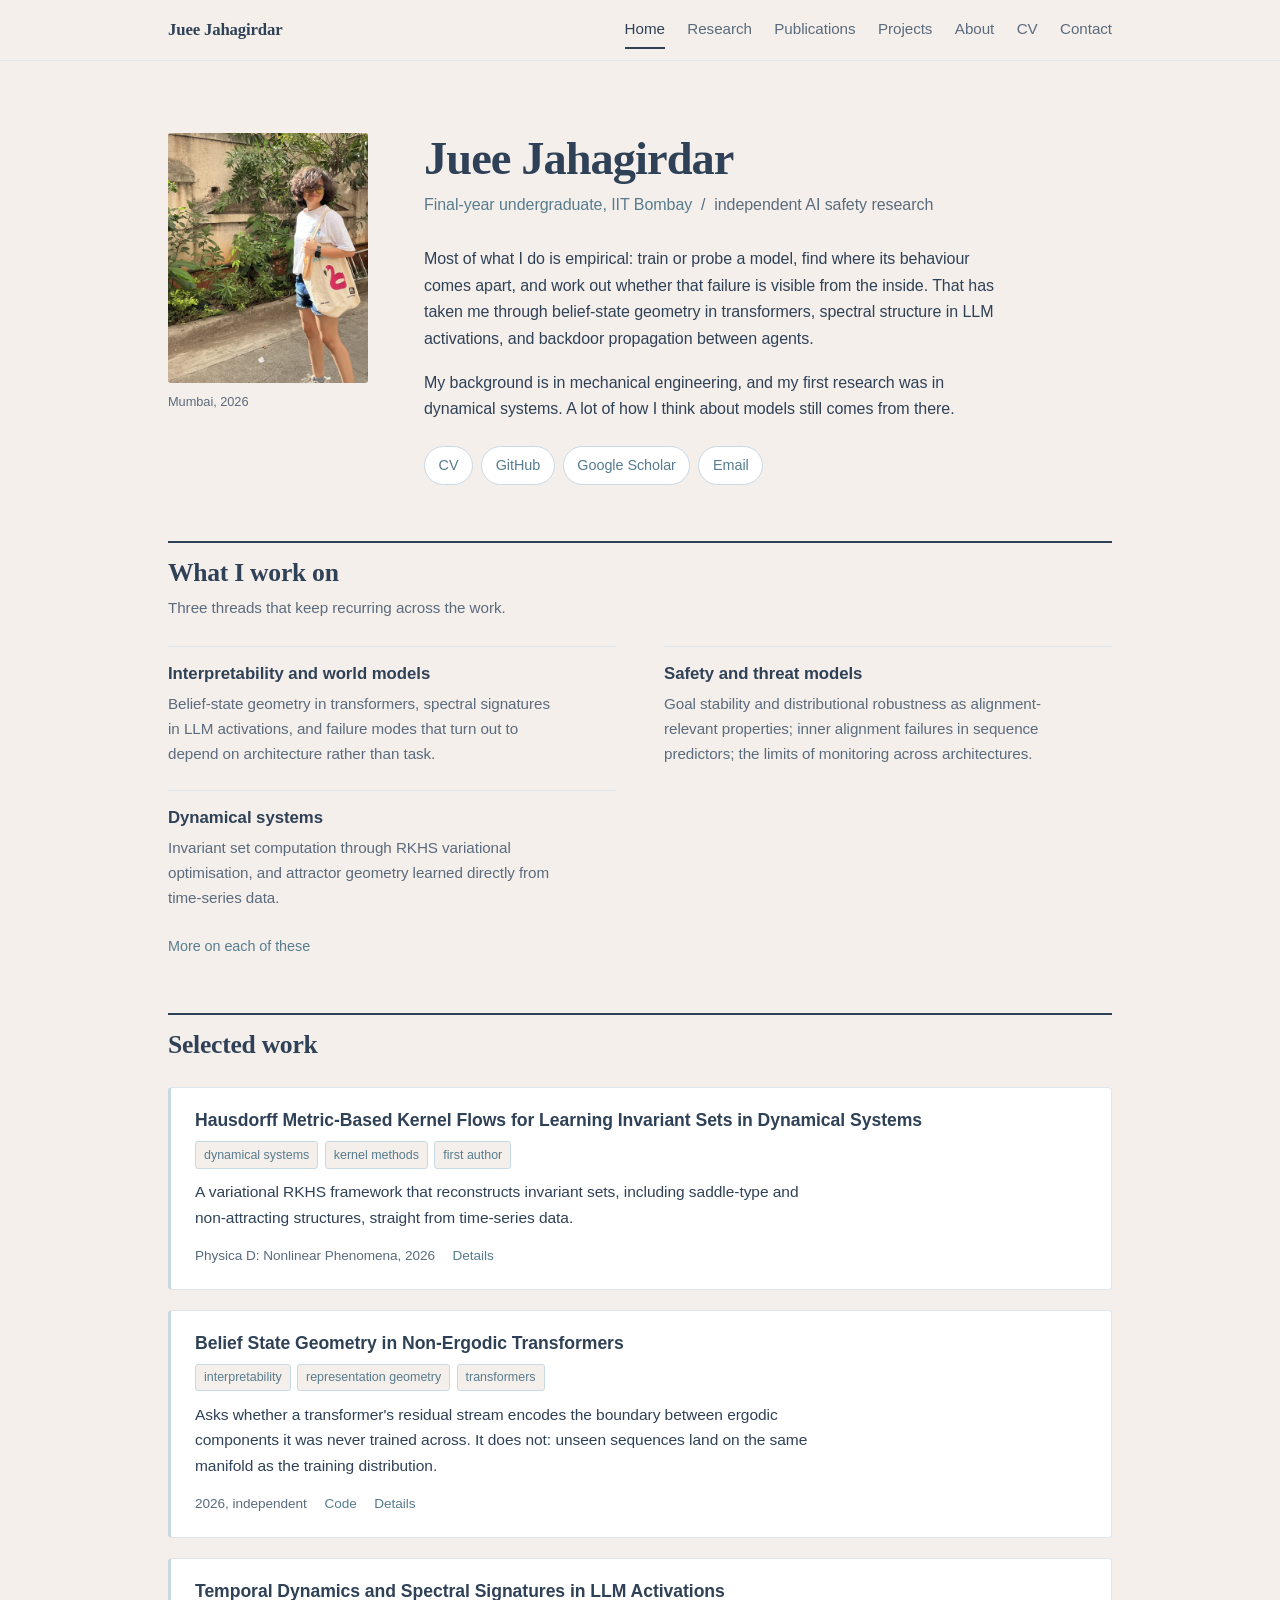
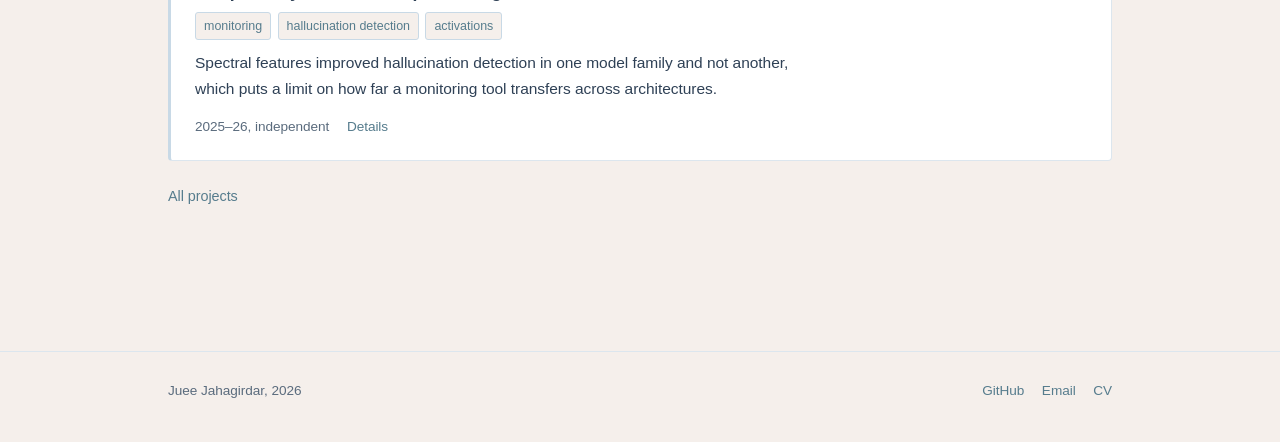
<file: index.html>
<!DOCTYPE html>
<html lang="en">
<head>
<meta charset="utf-8">
<meta name="viewport" content="width=device-width, initial-scale=1">
<title>Juee Jahagirdar</title>
<meta name="description" content="Juee Jahagirdar — final-year undergraduate at IIT Bombay working on empirical AI safety: interpretability, representation geometry, agentic failure modes.">
<link rel="icon" href="assets/favicon.svg" type="image/svg+xml">
<link rel="stylesheet" href="styles.css">

<meta property="og:type" content="website">
<meta property="og:title" content="Juee Jahagirdar">
<meta property="og:description" content="Final-year undergraduate at IIT Bombay. Empirical AI safety: interpretability, representation geometry, agentic failure modes.">
<meta property="og:url" content="https://juee-j.github.io/">
<meta property="og:image" content="https://juee-j.github.io/assets/portrait.jpg">
<meta name="twitter:card" content="summary">
<meta name="google-site-verification" content="kupgJOvieFGp7uoSuLi4XdVUpcrRrKSoC1mwse7rR9c" />
</head>
<body>

<a class="skip" href="#main">Skip to content</a>

<header class="masthead">
  <div class="masthead-inner">
    <a class="wordmark" href="index.html">Juee Jahagirdar</a>
    <button class="nav-toggle" type="button" aria-expanded="false" aria-controls="nav">Menu</button>
    <nav class="nav" id="nav" aria-label="Main">
      <a href="index.html">Home</a>
      <a href="research.html">Research</a>
      <a href="publications.html">Publications</a>
      <a href="projects.html">Projects</a>
      <a href="about.html">About</a>
      <a href="cv/Juee_Jahagirdar_CV.pdf">CV</a>
      <a href="contact.html">Contact</a>
    </nav>
  </div>
</header>

<main id="main">
  <div class="page">

    <div class="hero">
      <div class="hero-portrait">
        <img src="assets/portrait.jpg" alt="Juee Jahagirdar">
        <p class="caption">Mumbai, 2026</p>
      </div>

      <div>
        <h1>Juee Jahagirdar</h1>
        <p class="hero-affil">Final-year undergraduate, IIT Bombay <span>&nbsp;/&nbsp; independent AI safety research</span></p>

        <div class="hero-body">
          <p>Most of what I do is empirical: train or probe a model, find where its behaviour comes apart, and work out whether that failure is visible from the inside. That has taken me through belief-state geometry in transformers, spectral structure in LLM activations, and backdoor propagation between agents.</p>
          <p>My background is in mechanical engineering, and my first research was in dynamical systems. A lot of how I think about models still comes from there.</p>
        </div>

        <ul class="linkrow">
          <li><a href="cv/Juee_Jahagirdar_CV.pdf">CV</a></li>
          <li><a href="https://github.com/juee-j">GitHub</a></li>
          <li><a href="https://scholar.google.com/citations?user=V_yKt3IAAAAJ&hl=en">Google Scholar</a></li>
          <li><a href="mailto:jueejahagirdar@gmail.com">Email</a></li>
        </ul>
      </div>
    </div>


    <section>
      <div class="section-head">
        <h2>What I work on</h2>
        <p>Three threads that keep recurring across the work.</p>
      </div>

      <div class="areas">
        <div class="area">
          <h3>Interpretability and world models</h3>
          <p>Belief-state geometry in transformers, spectral signatures in LLM activations, and failure modes that turn out to depend on architecture rather than task.</p>
        </div>
        <div class="area">
          <h3>Safety and threat models</h3>
          <p>Goal stability and distributional robustness as alignment-relevant properties; inner alignment failures in sequence predictors; the limits of monitoring across architectures.</p>
        </div>
        <div class="area">
          <h3>Dynamical systems</h3>
          <p>Invariant set computation through RKHS variational optimisation, and attractor geometry learned directly from time-series data.</p>
        </div>
      </div>

      <p class="small" style="margin-top:1.5rem;"><a href="research.html">More on each of these</a></p>
    </section>

    <section>
      <div class="section-head">
        <h2>Selected work</h2>
      </div>

      <div class="entries">

        <article class="entry">
          <h3>Hausdorff Metric-Based Kernel Flows for Learning Invariant Sets in Dynamical Systems</h3>
          <ul class="keywords">
            <li>dynamical systems</li>
            <li>kernel methods</li>
            <li>first author</li>
          </ul>
          <p>A variational RKHS framework that reconstructs invariant sets, including saddle-type and non-attracting structures, straight from time-series data.</p>
          <div class="entry-meta">
            <span>Physica D: Nonlinear Phenomena, 2026</span>
            <a href="publications.html">Details</a>
          </div>
        </article>

        <article class="entry">
          <h3>Belief State Geometry in Non-Ergodic Transformers</h3>
          <ul class="keywords">
            <li>interpretability</li>
            <li>representation geometry</li>
            <li>transformers</li>
          </ul>
          <p>Asks whether a transformer's residual stream encodes the boundary between ergodic components it was never trained across. It does not: unseen sequences land on the same manifold as the training distribution.</p>
          <div class="entry-meta">
            <span>2026, independent</span>
            <a href="https://github.com/juee-j/mess3-belief-geometry">Code</a>
            <a href="projects.html">Details</a>
          </div>
        </article>

        <article class="entry">
          <h3>Temporal Dynamics and Spectral Signatures in LLM Activations</h3>
          <ul class="keywords">
            <li>monitoring</li>
            <li>hallucination detection</li>
            <li>activations</li>
          </ul>
          <p>Spectral features improved hallucination detection in one model family and not another, which puts a limit on how far a monitoring tool transfers across architectures.</p>
          <div class="entry-meta">
            <span>2025–26, independent</span>
            <a href="projects.html">Details</a>
          </div>
        </article>

      </div>

      <p class="small" style="margin-top:1.5rem;"><a href="projects.html">All projects</a></p>
    </section>

  </div>
</main>

<footer class="sitefoot">
  <div class="sitefoot-inner">
    <span>Juee Jahagirdar, 2026</span>
    <nav aria-label="Footer">
      <a href="https://github.com/juee-j">GitHub</a>
      <a href="mailto:jueejahagirdar@gmail.com">Email</a>
      <a href="cv/Juee_Jahagirdar_CV.pdf">CV</a>
    </nav>
  </div>
</footer>

<script src="script.js"></script>
</body>
</html>
</file>
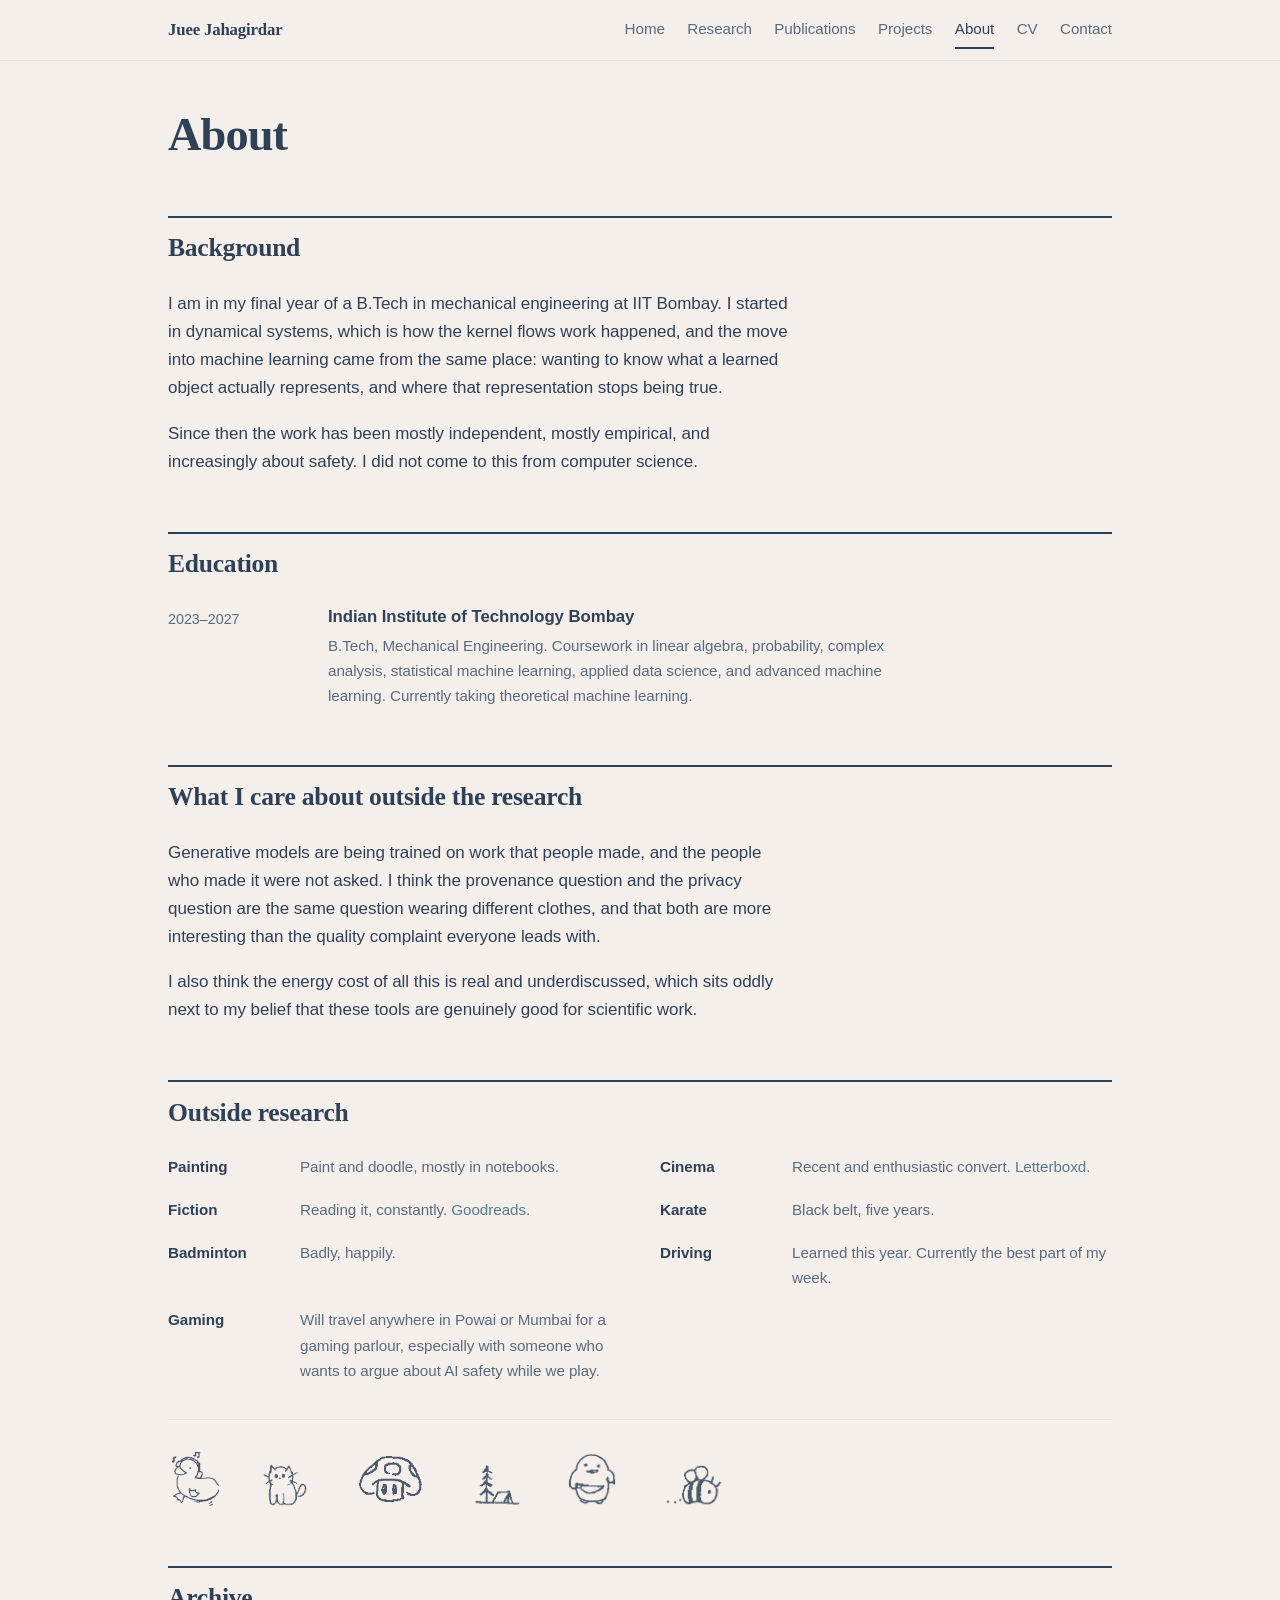
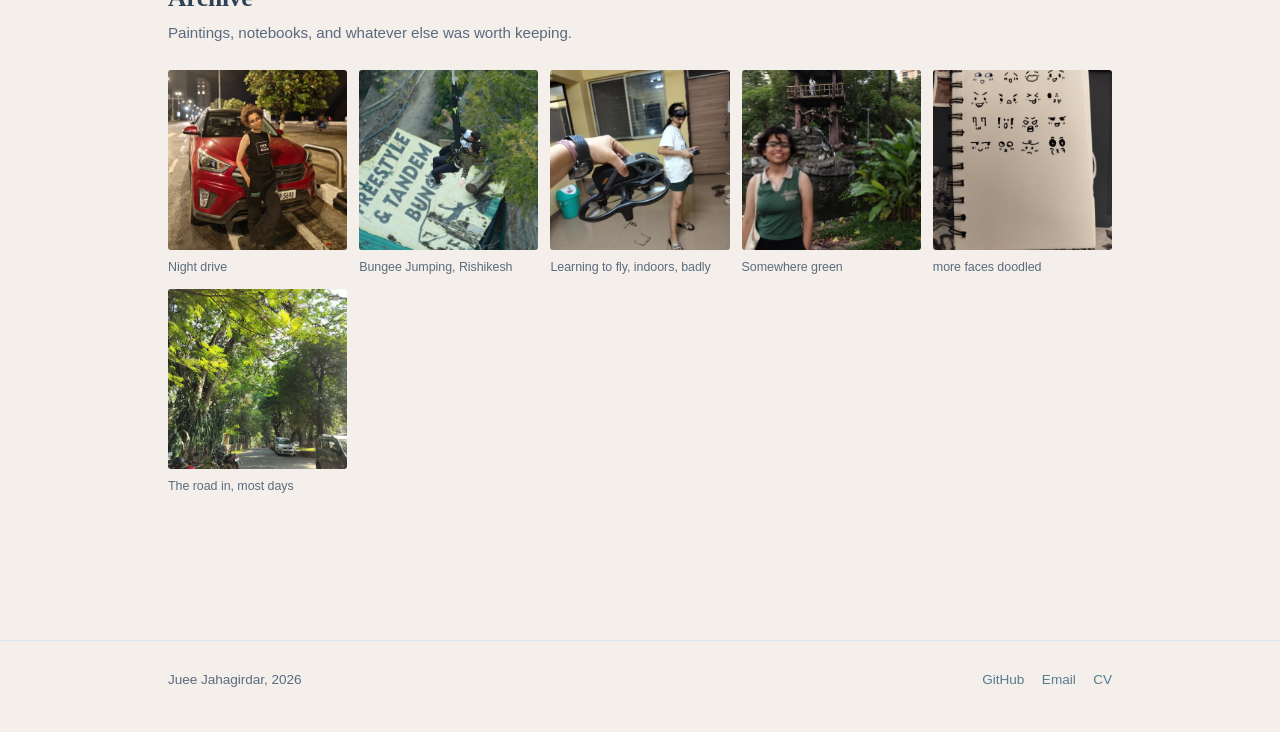
<file: about.html>
<!DOCTYPE html>
<html lang="en">
<head>
<meta charset="utf-8">
<meta name="viewport" content="width=device-width, initial-scale=1">
<title>About — Juee Jahagirdar</title>
<meta name="description" content="About Juee Jahagirdar: mechanical engineering at IIT Bombay, the move into AI safety research, and what happens outside it.">
<link rel="icon" href="assets/favicon.svg" type="image/svg+xml">
<link rel="stylesheet" href="styles.css">
</head>
<body>

<a class="skip" href="#main">Skip to content</a>

<header class="masthead">
  <div class="masthead-inner">
    <a class="wordmark" href="index.html">Juee Jahagirdar</a>
    <button class="nav-toggle" type="button" aria-expanded="false" aria-controls="nav">Menu</button>
    <nav class="nav" id="nav" aria-label="Main">
      <a href="index.html">Home</a>
      <a href="research.html">Research</a>
      <a href="publications.html">Publications</a>
      <a href="projects.html">Projects</a>
      <a href="about.html">About</a>
      <a href="cv/Juee_Jahagirdar_CV.pdf">CV</a>
      <a href="contact.html">Contact</a>
    </nav>
  </div>
</header>

<main id="main">
  <div class="page" style="padding-top:3rem;">

    <h1>About</h1>

    <section>
      <div class="section-head">
        <h2>Background</h2>
      </div>
      <p>I am in my final year of a B.Tech in mechanical engineering at IIT Bombay. I started in dynamical systems, which is how the kernel flows work happened, and the move into machine learning came from the same place: wanting to know what a learned object actually represents, and where that representation stops being true.</p>
      <p>Since then the work has been mostly independent, mostly empirical, and increasingly about safety. I did not come to this from computer science.</p>

    </section>

    <section>
      <div class="section-head">
        <h2>Education</h2>
      </div>
      <ul class="cv-list">
        <li class="cv-item">
          <div class="when">2023&ndash;2027</div>
          <div class="what">
            <h3>Indian Institute of Technology Bombay</h3>
            <p>B.Tech, Mechanical Engineering. Coursework in linear algebra, probability, complex analysis, statistical machine learning, applied data science, and advanced machine learning. Currently taking theoretical machine learning.</p>
          </div>
        </li>
      </ul>
    </section>

    <section>
      <div class="section-head">
        <h2>What I care about outside the research</h2>
      </div>
      <p>Generative models are being trained on work that people made, and the people who made it were not asked. I think the provenance question and the privacy question are the same question wearing different clothes, and that both are more interesting than the quality complaint everyone leads with.</p>
      <p>I also think the energy cost of all this is real and underdiscussed, which sits oddly next to my belief that these tools are genuinely good for scientific work.</p>

    </section>

    <section>
      <div class="section-head">
        <h2>Outside research</h2>
      </div>
      <dl class="interests">
        <div class="interest">
          <dt>Painting</dt>
          <dd>Paint and doodle, mostly in notebooks.</dd>
        </div>
        <div class="interest">
          <dt>Cinema</dt>
          <dd>Recent and enthusiastic convert. <a href="https://boxd.it/khsjl">Letterboxd</a>.</dd>
        </div>
        <div class="interest">
          <dt>Fiction</dt>
          <dd>Reading it, constantly. <a href="https://www.goodreads.com/user/show/199021080-reader">Goodreads</a>.</dd>
        </div>
        <div class="interest">
          <dt>Karate</dt>
          <dd>Black belt, five years.</dd>
        </div>
        <div class="interest">
          <dt>Badminton</dt>
          <dd>Badly, happily.</dd>
        </div>
        <div class="interest">
          <dt>Driving</dt>
          <dd>Learned this year. Currently the best part of my week.</dd>
        </div>
        <div class="interest">
          <dt>Gaming</dt>
          <dd>Will travel anywhere in Powai or Mumbai for a gaming parlour, especially with someone who wants to argue about AI safety while we play.</dd>
        </div>
      </dl>

      <div class="doodle-scatter" aria-hidden="true">
        <img class="doodle" src="assets/doodles/duck-headphones.png" alt="">
        <img class="doodle" src="assets/doodles/cat.png" alt="">
        <img class="doodle" src="assets/doodles/mushroom.png" alt="">
        <img class="doodle" src="assets/doodles/camping.png" alt="">
        <img class="doodle" src="assets/doodles/penguin.png" alt="">
        <img class="doodle" src="assets/doodles/bee.png" alt="">
      </div>

    </section>

    <section>
      <div class="section-head">
        <h2>Archive</h2>
        <p>Paintings, notebooks, and whatever else was worth keeping.</p>
      </div>

      <div class="archive">
        <figure>
          <img src="assets/archive/01.jpg" alt="A red car parked on a city street at night">
          <figcaption>Night drive</figcaption>
        </figure>
        <figure>
          <img src="assets/archive/02.jpg" alt="Mid-air on a tandem bungee jump">
          <figcaption>Bungee Jumping, Rishikesh</figcaption>
        </figure>
        <figure>
          <img src="assets/archive/03.jpg" alt="Flying a drone wearing FPV goggles indoors">
          <figcaption>Learning to fly, indoors, badly</figcaption>
        </figure>
        <figure>
          <img src="assets/archive/04.jpg" alt="Standing by a pond in a green park">
          <figcaption>Somewhere green</figcaption>
        </figure>
        <figure>
          <img src="assets/archive/05.jpg" alt="A sketchbook page of small ink faces">
          <figcaption>more faces doodled</figcaption>
        </figure>
        <figure>
          <img src="assets/archive/06.jpg" alt="A tree-lined campus road">
          <figcaption>The road in, most days</figcaption>
        </figure>
      </div>

    </section>

  </div>
</main>

<footer class="sitefoot">
  <div class="sitefoot-inner">
    <span>Juee Jahagirdar, 2026</span>
    <nav aria-label="Footer">
      <a href="https://github.com/juee-j">GitHub</a>
      <a href="mailto:jueejahagirdar@gmail.com">Email</a>
      <a href="cv/Juee_Jahagirdar_CV.pdf">CV</a>
    </nav>
  </div>
</footer>

<script src="script.js"></script>
</body>
</html>
</file>
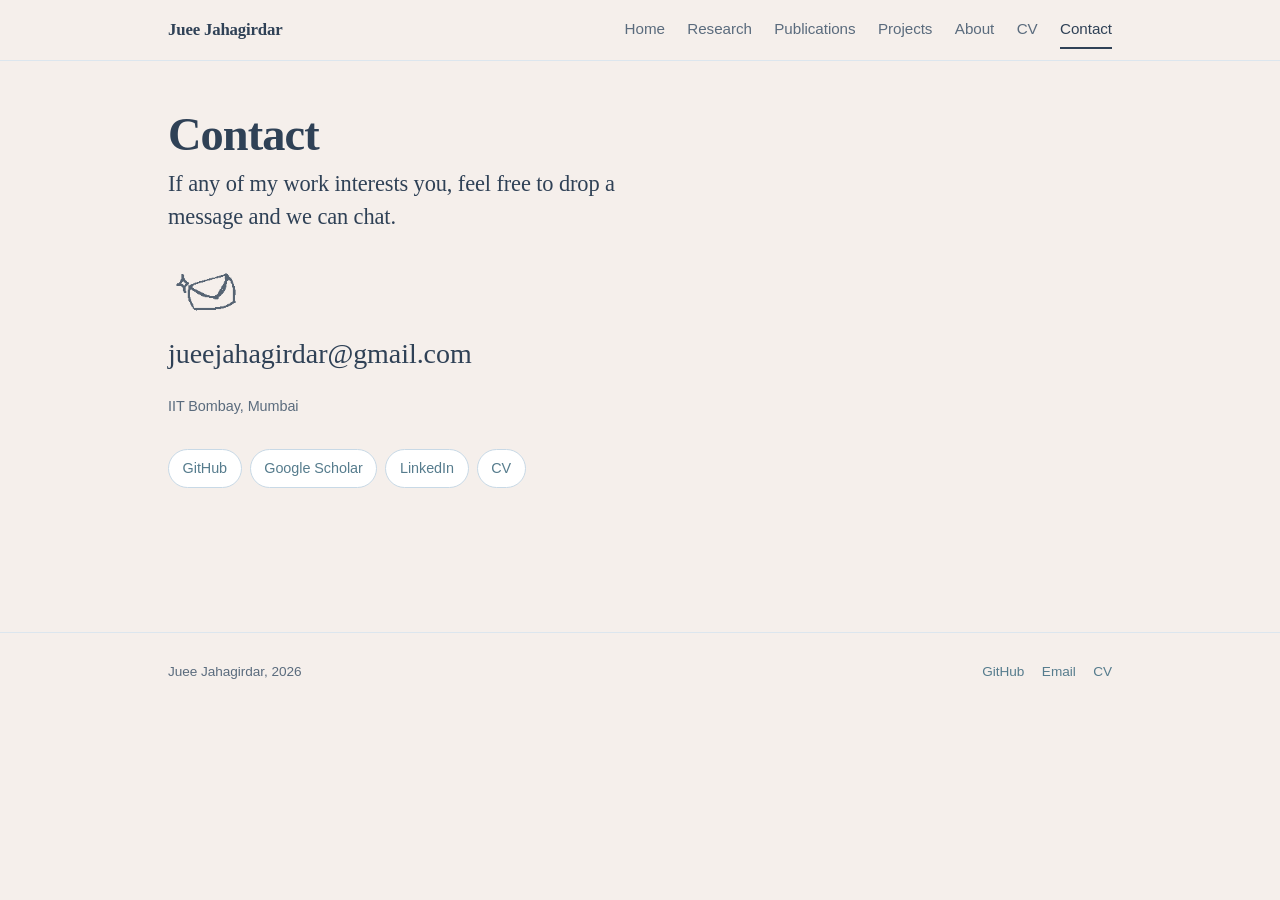
<file: contact.html>
<!DOCTYPE html>
<html lang="en">
<head>
<meta charset="utf-8">
<meta name="viewport" content="width=device-width, initial-scale=1">
<title>Contact — Juee Jahagirdar</title>
<meta name="description" content="Get in touch with Juee Jahagirdar.">
<link rel="icon" href="assets/favicon.svg" type="image/svg+xml">
<link rel="stylesheet" href="styles.css">
</head>
<body>

<a class="skip" href="#main">Skip to content</a>

<header class="masthead">
  <div class="masthead-inner">
    <a class="wordmark" href="index.html">Juee Jahagirdar</a>
    <button class="nav-toggle" type="button" aria-expanded="false" aria-controls="nav">Menu</button>
    <nav class="nav" id="nav" aria-label="Main">
      <a href="index.html">Home</a>
      <a href="research.html">Research</a>
      <a href="publications.html">Publications</a>
      <a href="projects.html">Projects</a>
      <a href="about.html">About</a>
      <a href="cv/Juee_Jahagirdar_CV.pdf">CV</a>
      <a href="contact.html">Contact</a>
    </nav>
  </div>
</header>

<main id="main">
  <div class="page" style="padding-top:3rem;">

    <h1>Contact</h1>

    <p class="lead" style="max-width:40ch;">If any of my work interests you, feel free to drop a message and we can chat.</p>

    <img class="doodle contact-doodle" src="assets/doodles/envelope.png" alt="" aria-hidden="true" style="margin-top:2rem;">

    <p>
      <a class="contact-email" href="mailto:jueejahagirdar@gmail.com">jueejahagirdar@gmail.com</a>
    </p>

    <p class="small quiet" style="margin-top:.75rem;">IIT Bombay, Mumbai</p>

    <ul class="linkrow" style="margin-top:2rem;">
      <li><a href="https://github.com/juee-j">GitHub</a></li>
      <li><a href="https://scholar.google.com/citations?user=V_yKt3IAAAAJ&hl=en">Google Scholar</a></li>
      <li><a href="https://www.linkedin.com/in/juee-jahagirdar/">LinkedIn</a></li>
      <li><a href="cv/Juee_Jahagirdar_CV.pdf">CV</a></li>
    </ul>


  </div>
</main>

<footer class="sitefoot">
  <div class="sitefoot-inner">
    <span>Juee Jahagirdar, 2026</span>
    <nav aria-label="Footer">
      <a href="https://github.com/juee-j">GitHub</a>
      <a href="mailto:jueejahagirdar@gmail.com">Email</a>
      <a href="cv/Juee_Jahagirdar_CV.pdf">CV</a>
    </nav>
  </div>
</footer>

<script src="script.js"></script>
</body>
</html>
</file>
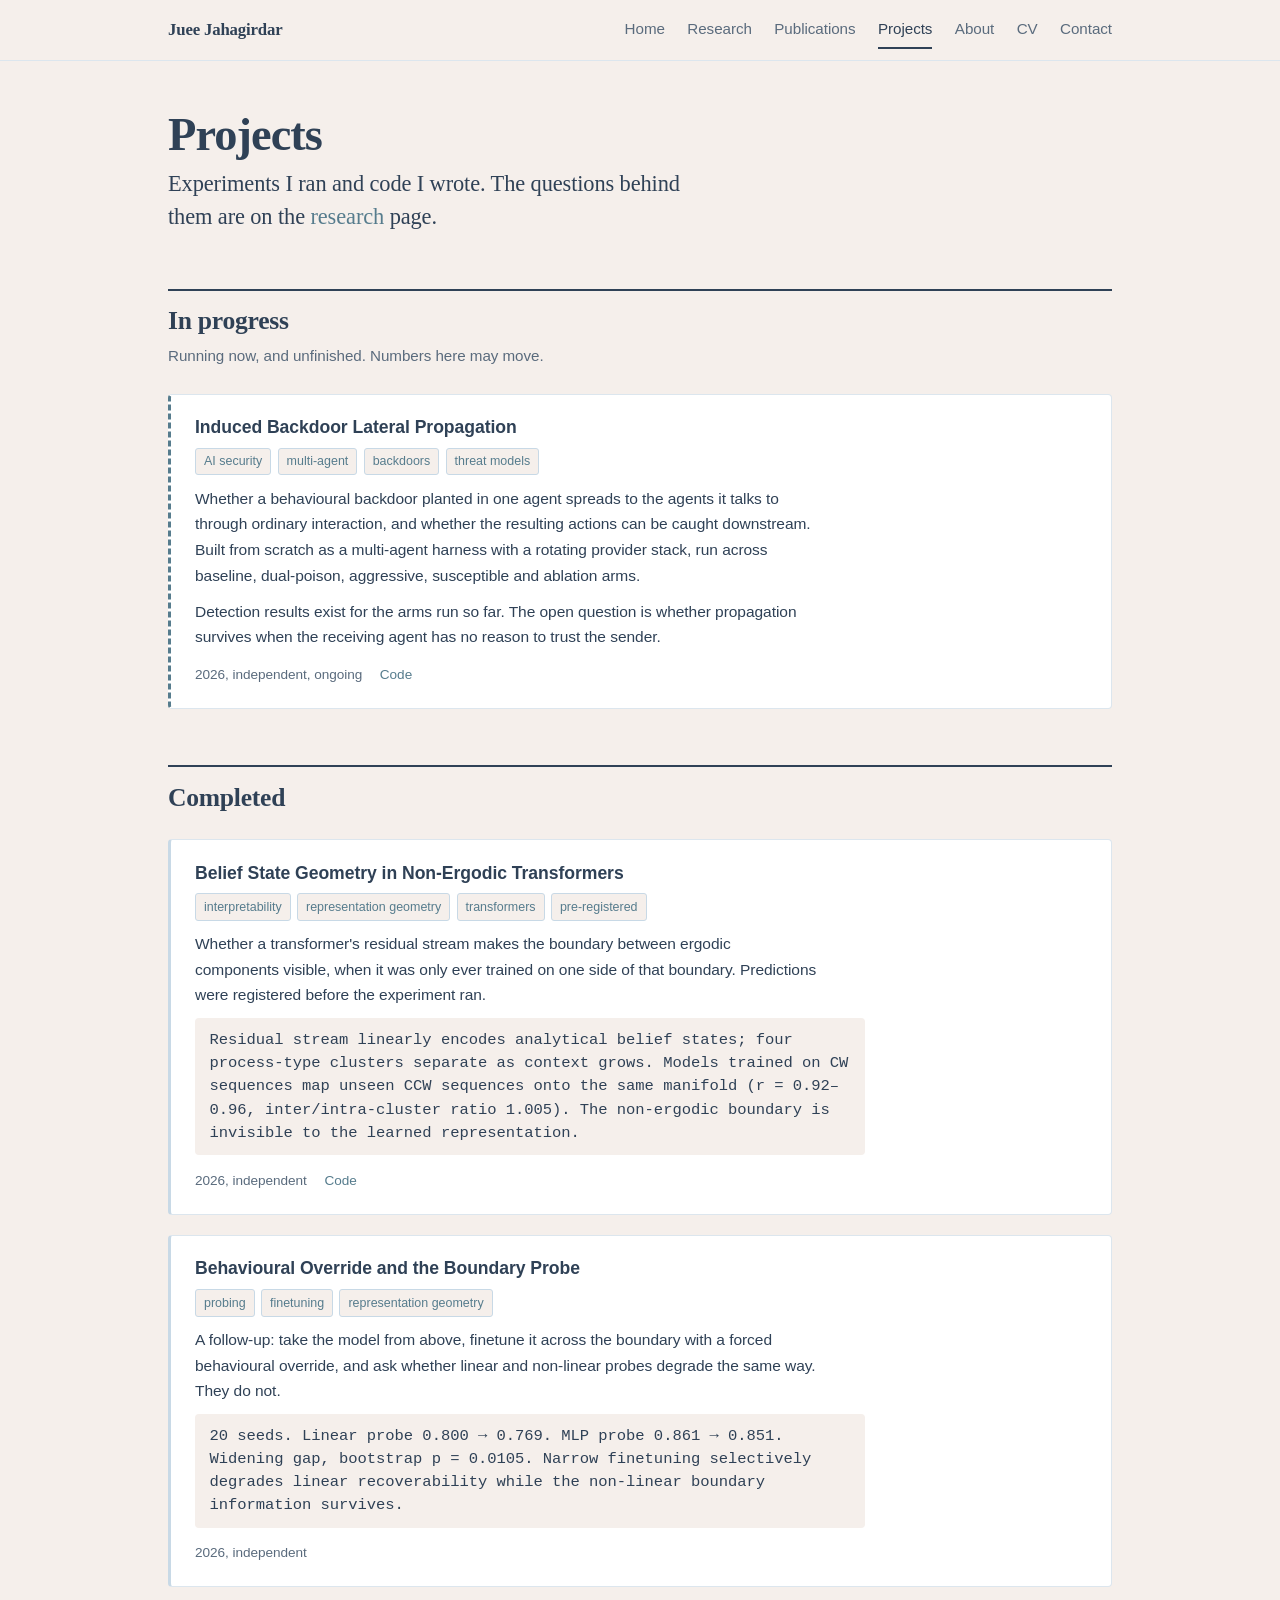
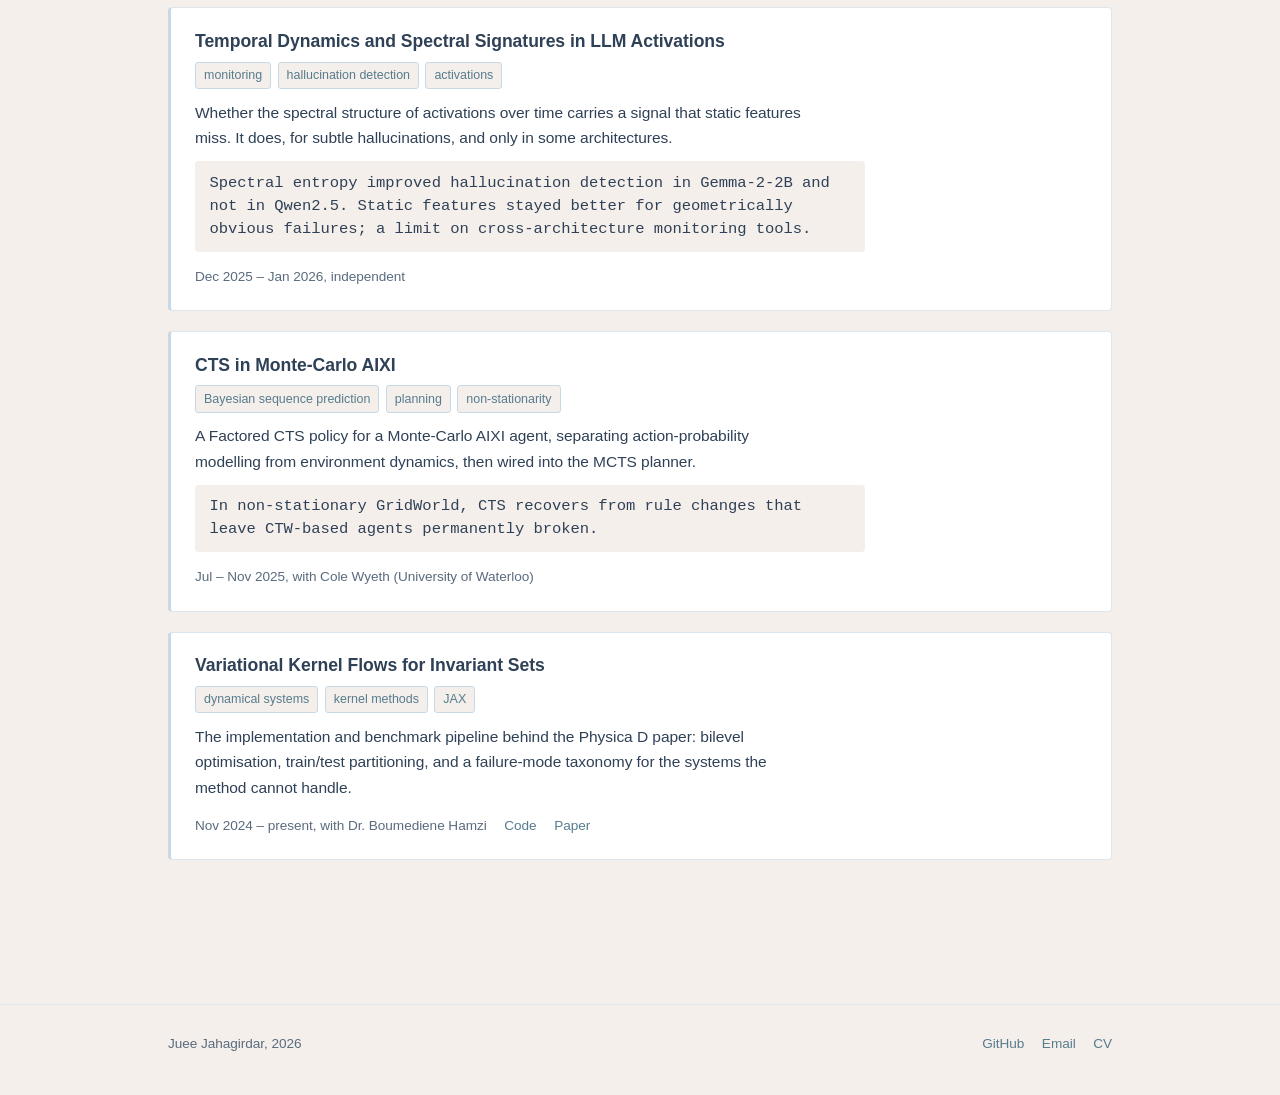
<file: projects.html>
<!DOCTYPE html>
<html lang="en">
<head>
<meta charset="utf-8">
<meta name="viewport" content="width=device-width, initial-scale=1">
<title>Projects — Juee Jahagirdar</title>
<meta name="description" content="Experiments and systems: belief-state geometry, behavioural override probing, backdoor propagation between agents, LLM activation monitoring, Monte-Carlo AIXI.">
<link rel="icon" href="assets/favicon.svg" type="image/svg+xml">
<link rel="stylesheet" href="styles.css">
</head>
<body>

<a class="skip" href="#main">Skip to content</a>

<header class="masthead">
  <div class="masthead-inner">
    <a class="wordmark" href="index.html">Juee Jahagirdar</a>
    <button class="nav-toggle" type="button" aria-expanded="false" aria-controls="nav">Menu</button>
    <nav class="nav" id="nav" aria-label="Main">
      <a href="index.html">Home</a>
      <a href="research.html">Research</a>
      <a href="publications.html">Publications</a>
      <a href="projects.html">Projects</a>
      <a href="about.html">About</a>
      <a href="cv/Juee_Jahagirdar_CV.pdf">CV</a>
      <a href="contact.html">Contact</a>
    </nav>
  </div>
</header>

<main id="main">
  <div class="page" style="padding-top:3rem;">

    <h1>Projects</h1>
    <p class="lead" style="max-width:48ch;">Experiments I ran and code I wrote. The questions behind them are on the <a href="research.html">research</a> page.</p>

    <section>
      <div class="section-head">
        <h2>In progress</h2>
        <p>Running now, and unfinished. Numbers here may move.</p>
      </div>

      <div class="entries">

        <article class="entry entry-wip">
          <h3>Induced Backdoor Lateral Propagation</h3>
          <ul class="keywords">
            <li>AI security</li>
            <li>multi-agent</li>
            <li>backdoors</li>
            <li>threat models</li>
          </ul>
          <p>Whether a behavioural backdoor planted in one agent spreads to the agents it talks to through ordinary interaction, and whether the resulting actions can be caught downstream. Built from scratch as a multi-agent harness with a rotating provider stack, run across baseline, dual-poison, aggressive, susceptible and ablation arms.</p>
          <p>Detection results exist for the arms run so far. The open question is whether propagation survives when the receiving agent has no reason to trust the sender.</p>
          <div class="entry-meta">
            <span>2026, independent, ongoing</span>
            <a href="https://github.com/juee-j/Induced_Backdoor_Lateral_Prop">Code</a>
          </div>
        </article>

<!-- ===========================================================
     AgentHarm entry goes here. Duplicate the article block above,
     then replace the title, keywords, and the two paragraphs.
     Keep "ongoing" in the entry-meta line.
     =========================================================== -->

      </div>
    </section>

    <section>
      <div class="section-head">
        <h2>Completed</h2>
      </div>

      <div class="entries">

        <article class="entry">
          <h3>Belief State Geometry in Non-Ergodic Transformers</h3>
          <ul class="keywords">
            <li>interpretability</li>
            <li>representation geometry</li>
            <li>transformers</li>
            <li>pre-registered</li>
          </ul>
          <p>Whether a transformer's residual stream makes the boundary between ergodic components visible, when it was only ever trained on one side of that boundary. Predictions were registered before the experiment ran.</p>
          <p class="result">Residual stream linearly encodes analytical belief states; four process-type clusters separate as context grows.
Models trained on CW sequences map unseen CCW sequences onto the same manifold (r = 0.92–0.96, inter/intra-cluster ratio 1.005).
The non-ergodic boundary is invisible to the learned representation.</p>
          <div class="entry-meta">
            <span>2026, independent</span>
            <a href="https://github.com/juee-j/mess3-belief-geometry">Code</a>
          </div>
        </article>

        <article class="entry">
          <h3>Behavioural Override and the Boundary Probe</h3>
          <ul class="keywords">
            <li>probing</li>
            <li>finetuning</li>
            <li>representation geometry</li>
          </ul>
          <p>A follow-up: take the model from above, finetune it across the boundary with a forced behavioural override, and ask whether linear and non-linear probes degrade the same way. They do not.</p>
          <p class="result">20 seeds. Linear probe 0.800 &rarr; 0.769. MLP probe 0.861 &rarr; 0.851. Widening gap, bootstrap p = 0.0105.
Narrow finetuning selectively degrades linear recoverability while the non-linear boundary information survives.</p>
          <div class="entry-meta">
            <span>2026, independent</span>
          </div>
        </article>

        <article class="entry">
          <h3>Temporal Dynamics and Spectral Signatures in LLM Activations</h3>
          <ul class="keywords">
            <li>monitoring</li>
            <li>hallucination detection</li>
            <li>activations</li>
          </ul>
          <p>Whether the spectral structure of activations over time carries a signal that static features miss. It does, for subtle hallucinations, and only in some architectures.</p>
          <p class="result">Spectral entropy improved hallucination detection in Gemma-2-2B and not in Qwen2.5.
Static features stayed better for geometrically obvious failures; a limit on cross-architecture monitoring tools.</p>
          <div class="entry-meta">
            <span>Dec 2025 – Jan 2026, independent</span>
          </div>
        </article>

        <article class="entry">
          <h3>CTS in Monte-Carlo AIXI</h3>
          <ul class="keywords">
            <li>Bayesian sequence prediction</li>
            <li>planning</li>
            <li>non-stationarity</li>
          </ul>
          <p>A Factored CTS policy for a Monte-Carlo AIXI agent, separating action-probability modelling from environment dynamics, then wired into the MCTS planner.</p>
          <p class="result">In non-stationary GridWorld, CTS recovers from rule changes that leave CTW-based agents permanently broken.</p>
          <div class="entry-meta">
            <span>Jul – Nov 2025, with Cole Wyeth (University of Waterloo)</span>
          </div>
        </article>

        <article class="entry">
          <h3>Variational Kernel Flows for Invariant Sets</h3>
          <ul class="keywords">
            <li>dynamical systems</li>
            <li>kernel methods</li>
            <li>JAX</li>
          </ul>
          <p>The implementation and benchmark pipeline behind the Physica D paper: bilevel optimisation, train/test partitioning, and a failure-mode taxonomy for the systems the method cannot handle.</p>
          <div class="entry-meta">
            <span>Nov 2024 – present, with Dr. Boumediene Hamzi</span>
            <a href="https://github.com/juee-j/Learning-Invariant-Sets-KFs">Code</a>
            <a href="publications.html">Paper</a>
          </div>
        </article>

      </div>
    </section>


  </div>
</main>

<footer class="sitefoot">
  <div class="sitefoot-inner">
    <span>Juee Jahagirdar, 2026</span>
    <nav aria-label="Footer">
      <a href="https://github.com/juee-j">GitHub</a>
      <a href="mailto:jueejahagirdar@gmail.com">Email</a>
      <a href="cv/Juee_Jahagirdar_CV.pdf">CV</a>
    </nav>
  </div>
</footer>

<script src="script.js"></script>
</body>
</html>
</file>
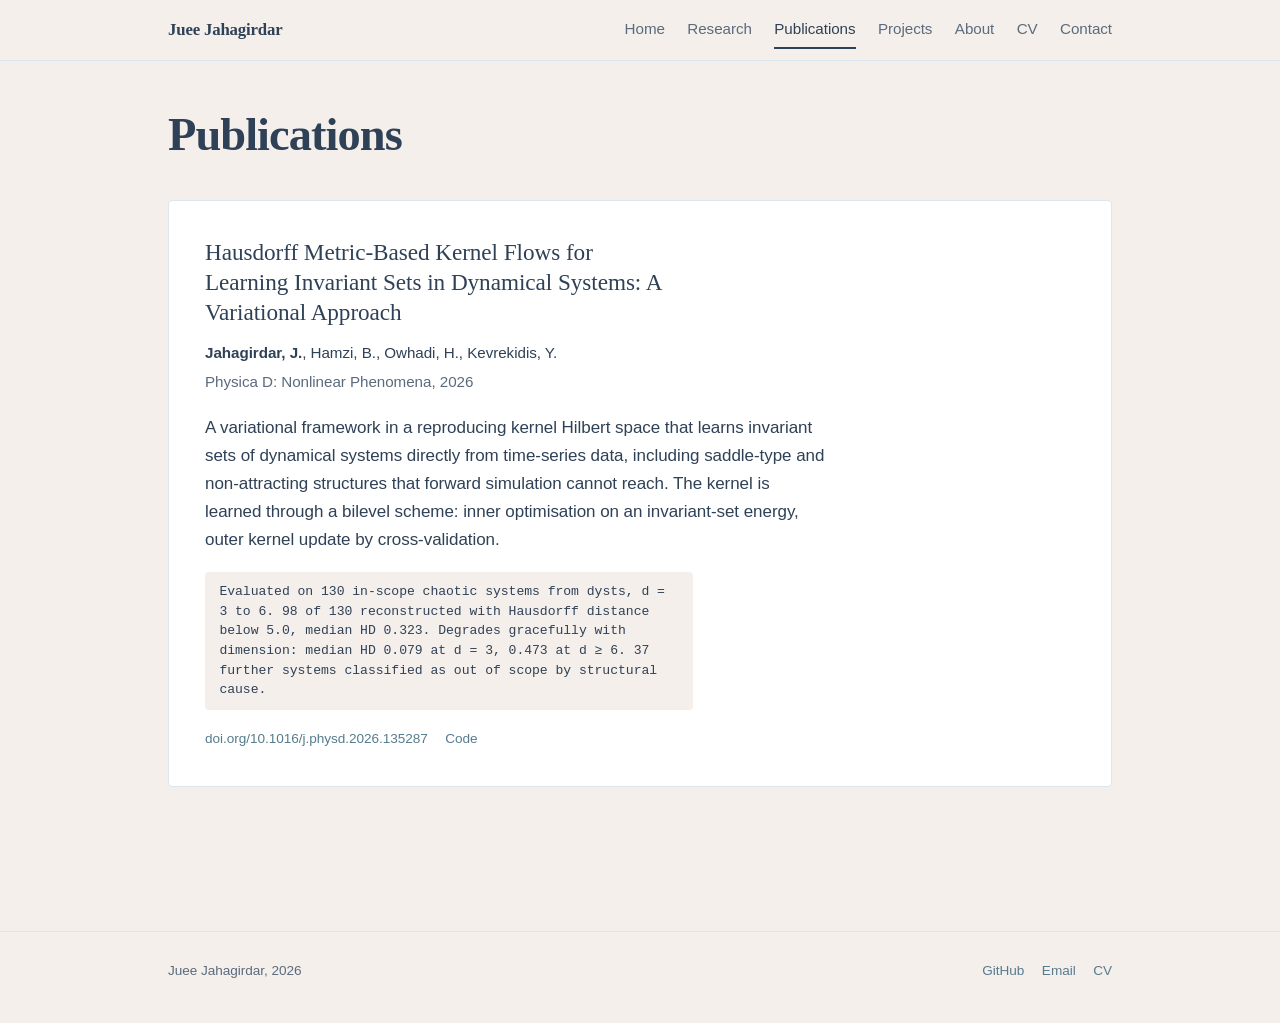
<file: publications.html>
<!DOCTYPE html>
<html lang="en">
<head>
<meta charset="utf-8">
<meta name="viewport" content="width=device-width, initial-scale=1">
<title>Publications — Juee Jahagirdar</title>
<meta name="description" content="Publications by Juee Jahagirdar, including Hausdorff Metric-Based Kernel Flows for Learning Invariant Sets in Dynamical Systems (Physica D, 2026).">
<link rel="icon" href="assets/favicon.svg" type="image/svg+xml">
<link rel="stylesheet" href="styles.css">
</head>
<body>

<a class="skip" href="#main">Skip to content</a>

<header class="masthead">
  <div class="masthead-inner">
    <a class="wordmark" href="index.html">Juee Jahagirdar</a>
    <button class="nav-toggle" type="button" aria-expanded="false" aria-controls="nav">Menu</button>
    <nav class="nav" id="nav" aria-label="Main">
      <a href="index.html">Home</a>
      <a href="research.html">Research</a>
      <a href="publications.html">Publications</a>
      <a href="projects.html">Projects</a>
      <a href="about.html">About</a>
      <a href="cv/Juee_Jahagirdar_CV.pdf">CV</a>
      <a href="contact.html">Contact</a>
    </nav>
  </div>
</header>

<main id="main">
  <div class="page" style="padding-top:3rem;">

    <h1>Publications</h1>

    <section style="margin-top:2.5rem;">
      <div class="pub">
        <p class="title">Hausdorff Metric-Based Kernel Flows for Learning Invariant Sets in Dynamical Systems: A Variational Approach</p>
        <p class="authors"><strong>Jahagirdar, J.</strong>, Hamzi, B., Owhadi, H., Kevrekidis, Y.</p>
        <p class="venue">Physica D: Nonlinear Phenomena, 2026</p>

        <p>A variational framework in a reproducing kernel Hilbert space that learns invariant sets of dynamical systems directly from time-series data, including saddle-type and non-attracting structures that forward simulation cannot reach. The kernel is learned through a bilevel scheme: inner optimisation on an invariant-set energy, outer kernel update by cross-validation.</p>

        <p class="result" style="max-width:62ch;">Evaluated on 130 in-scope chaotic systems from <code>dysts</code>, d = 3 to 6.
98 of 130 reconstructed with Hausdorff distance below 5.0, median HD 0.323.
Degrades gracefully with dimension: median HD 0.079 at d = 3, 0.473 at d &ge; 6.
37 further systems classified as out of scope by structural cause.</p>

        <div class="entry-meta">
          <a href="https://doi.org/10.1016/j.physd.2026.135287">doi.org/10.1016/j.physd.2026.135287</a>
          <a href="https://github.com/juee-j/Learning-Invariant-Sets-KFs">Code</a>
        </div>
      </div>
    </section>

  </div>
</main>

<footer class="sitefoot">
  <div class="sitefoot-inner">
    <span>Juee Jahagirdar, 2026</span>
    <nav aria-label="Footer">
      <a href="https://github.com/juee-j">GitHub</a>
      <a href="mailto:jueejahagirdar@gmail.com">Email</a>
      <a href="cv/Juee_Jahagirdar_CV.pdf">CV</a>
    </nav>
  </div>
</footer>

<script src="script.js"></script>
</body>
</html>
</file>
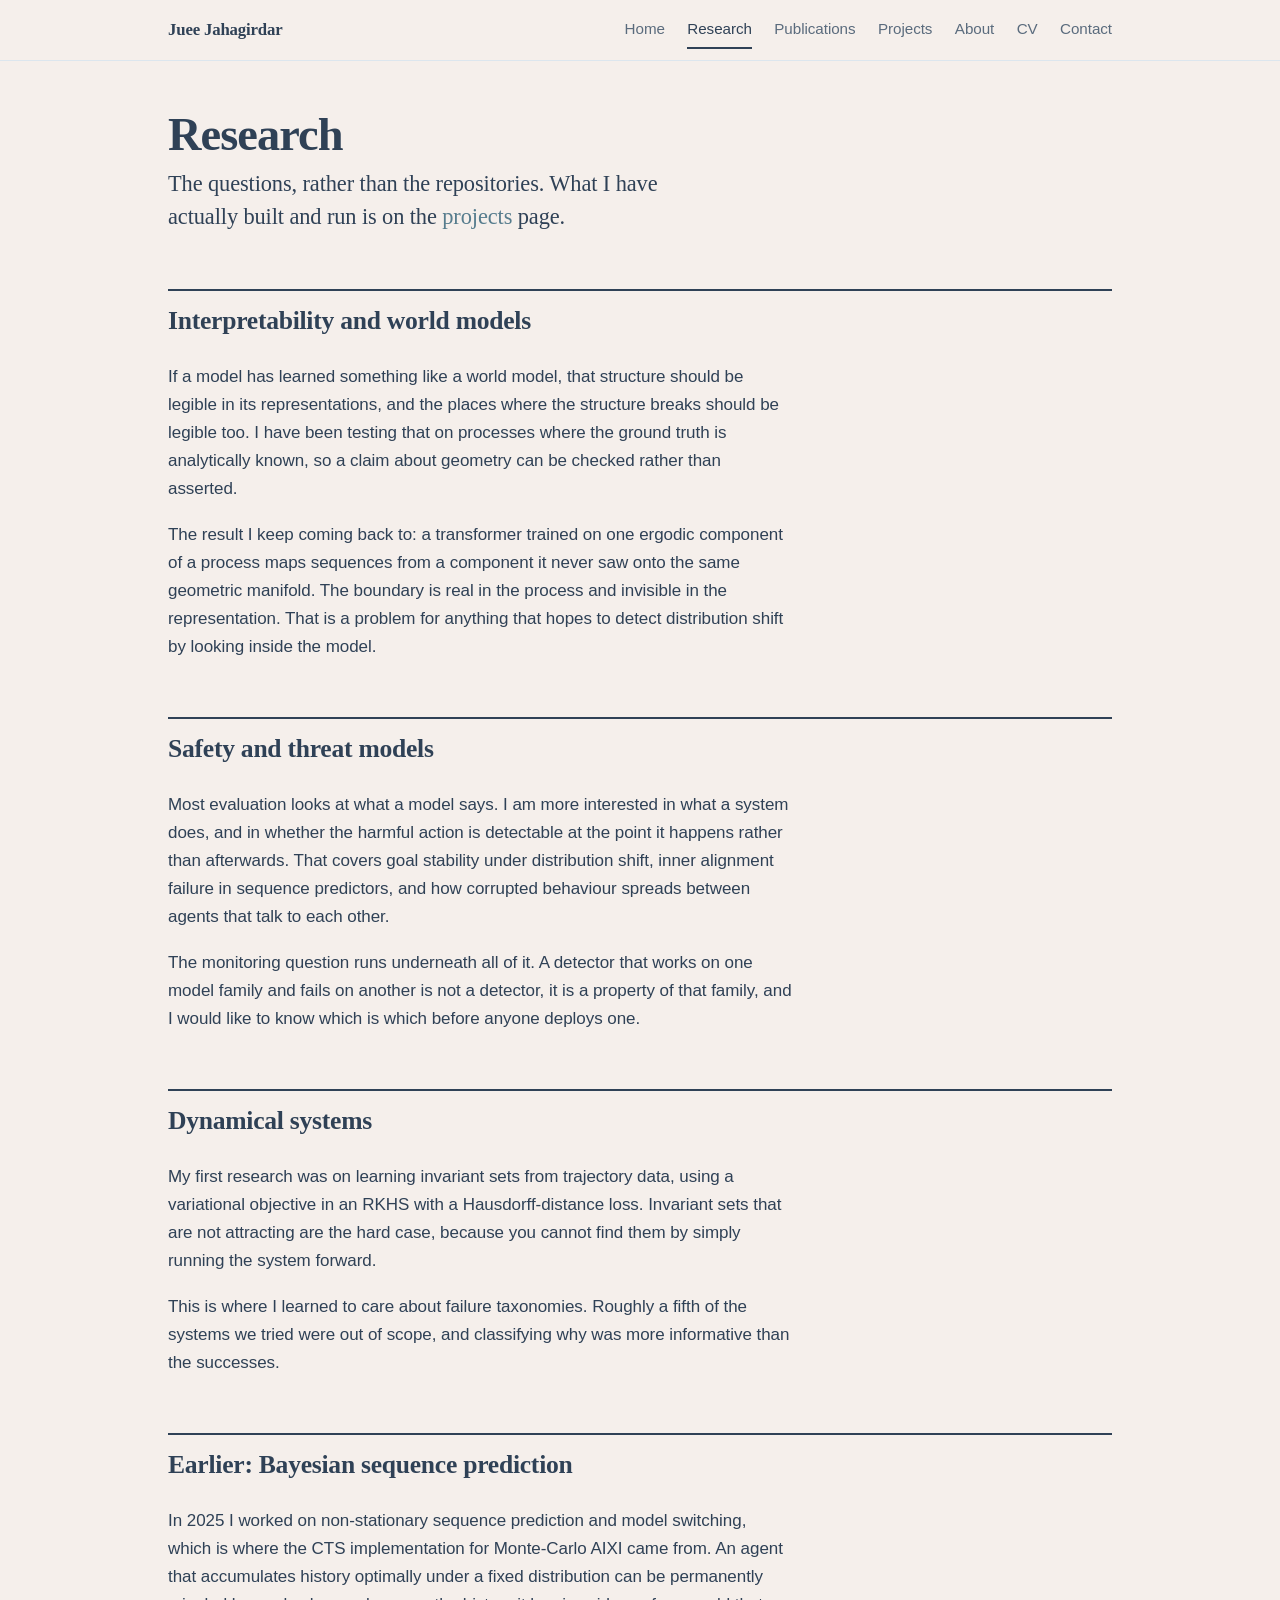
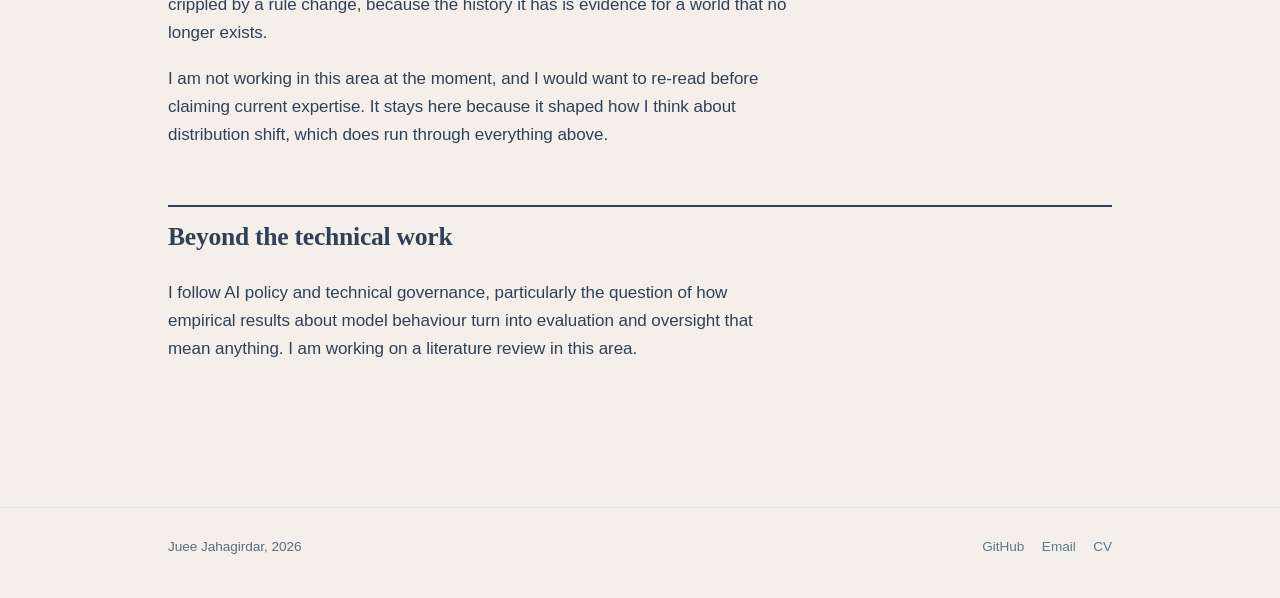
<file: research.html>
<!DOCTYPE html>
<html lang="en">
<head>
<meta charset="utf-8">
<meta name="viewport" content="width=device-width, initial-scale=1">
<title>Research — Juee Jahagirdar</title>
<meta name="description" content="Research directions: interpretability and world models, safety and threat models, dynamical systems, Bayesian sequence prediction.">
<link rel="icon" href="assets/favicon.svg" type="image/svg+xml">
<link rel="stylesheet" href="styles.css">
</head>
<body>

<a class="skip" href="#main">Skip to content</a>

<header class="masthead">
  <div class="masthead-inner">
    <a class="wordmark" href="index.html">Juee Jahagirdar</a>
    <button class="nav-toggle" type="button" aria-expanded="false" aria-controls="nav">Menu</button>
    <nav class="nav" id="nav" aria-label="Main">
      <a href="index.html">Home</a>
      <a href="research.html">Research</a>
      <a href="publications.html">Publications</a>
      <a href="projects.html">Projects</a>
      <a href="about.html">About</a>
      <a href="cv/Juee_Jahagirdar_CV.pdf">CV</a>
      <a href="contact.html">Contact</a>
    </nav>
  </div>
</header>

<main id="main">
  <div class="page" style="padding-top:3rem;">

    <h1>Research</h1>
    <p class="lead" style="max-width:48ch;">The questions, rather than the repositories. What I have actually built and run is on the <a href="projects.html">projects</a> page.</p>

    <section>
      <div class="section-head">
        <h2>Interpretability and world models</h2>
      </div>
      <p>If a model has learned something like a world model, that structure should be legible in its representations, and the places where the structure breaks should be legible too. I have been testing that on processes where the ground truth is analytically known, so a claim about geometry can be checked rather than asserted.</p>
      <p>The result I keep coming back to: a transformer trained on one ergodic component of a process maps sequences from a component it never saw onto the same geometric manifold. The boundary is real in the process and invisible in the representation. That is a problem for anything that hopes to detect distribution shift by looking inside the model.</p>
    </section>

    <section>
      <div class="section-head">
        <h2>Safety and threat models</h2>
      </div>
      <p>Most evaluation looks at what a model says. I am more interested in what a system does, and in whether the harmful action is detectable at the point it happens rather than afterwards. That covers goal stability under distribution shift, inner alignment failure in sequence predictors, and how corrupted behaviour spreads between agents that talk to each other.</p>
      <p>The monitoring question runs underneath all of it. A detector that works on one model family and fails on another is not a detector, it is a property of that family, and I would like to know which is which before anyone deploys one.</p>
    </section>

    <section>
      <div class="section-head">
        <h2>Dynamical systems</h2>
      </div>
      <p>My first research was on learning invariant sets from trajectory data, using a variational objective in an RKHS with a Hausdorff-distance loss. Invariant sets that are not attracting are the hard case, because you cannot find them by simply running the system forward.</p>
      <p>This is where I learned to care about failure taxonomies. Roughly a fifth of the systems we tried were out of scope, and classifying why was more informative than the successes.</p>
    </section>

    <section>
      <div class="section-head">
        <h2>Earlier: Bayesian sequence prediction</h2>
      </div>
      <p>In 2025 I worked on non-stationary sequence prediction and model switching, which is where the CTS implementation for Monte-Carlo AIXI came from. An agent that accumulates history optimally under a fixed distribution can be permanently crippled by a rule change, because the history it has is evidence for a world that no longer exists.</p>
      <p>I am not working in this area at the moment, and I would want to re-read before claiming current expertise. It stays here because it shaped how I think about distribution shift, which does run through everything above.</p>
    </section>

    <section>
      <div class="section-head">
        <h2>Beyond the technical work</h2>
      </div>
      <p>I follow AI policy and technical governance, particularly the question of how empirical results about model behaviour turn into evaluation and oversight that mean anything. I am working on a literature review in this area.</p>
    </section>


  </div>
</main>

<footer class="sitefoot">
  <div class="sitefoot-inner">
    <span>Juee Jahagirdar, 2026</span>
    <nav aria-label="Footer">
      <a href="https://github.com/juee-j">GitHub</a>
      <a href="mailto:jueejahagirdar@gmail.com">Email</a>
      <a href="cv/Juee_Jahagirdar_CV.pdf">CV</a>
    </nav>
  </div>
</footer>

<script src="script.js"></script>
</body>
</html>
</file>
<file: styles.css>
/* ==========================================================================
   Juee Jahagirdar — personal site
   Plain CSS. No build step. Edit freely.

   Palette
   navy   #2F4156  primary text, rules, strong marks
   teal   #567C8D  links, secondary text, accents
   beige  #F5EFEB  page background
   sky    #C8D9E6  hairlines, chips, quiet fills
   white  #FFFFFF  content surfaces
   ========================================================================== */

:root {
  --navy: #2F4156;
  --teal: #567C8D;
  --beige: #F5EFEB;
  --sky: #C8D9E6;
  --white: #FFFFFF;

  --ink: var(--navy);
  --ink-soft: #5A6B7D;
  --rule: #DCE6EE;

  --sans: -apple-system, BlinkMacSystemFont, "SF Pro Text", "SF Pro Display",
          "Helvetica Neue", Helvetica, Arial, sans-serif;
  --serif: ui-serif, "New York", "Iowan Old Style", "Palatino Linotype",
           Palatino, Georgia, serif;
  --mono: ui-monospace, "SF Mono", SFMono-Regular, "Cascadia Code", Consolas, monospace;

  --measure: 66ch;
  --page: 1040px;
  --gutter: clamp(20px, 5vw, 48px);
}

/* --------------------------------------------------------------- reset -- */

*, *::before, *::after { box-sizing: border-box; }

html { -webkit-text-size-adjust: 100%; scroll-behavior: smooth; }

@media (prefers-reduced-motion: reduce) {
  html { scroll-behavior: auto; }
  *, *::before, *::after {
    animation-duration: 0.01ms !important;
    transition-duration: 0.01ms !important;
  }
}

body {
  margin: 0;
  background: var(--beige);
  color: var(--ink);
  font-family: var(--sans);
  font-size: 17px;
  line-height: 1.65;
  letter-spacing: -0.003em;
  -webkit-font-smoothing: antialiased;
}

img { max-width: 100%; display: block; }

a { color: var(--teal); text-decoration: none; }
a:hover { color: var(--navy); text-decoration: underline; text-underline-offset: 3px; }

:focus-visible {
  outline: 2px solid var(--navy);
  outline-offset: 3px;
  border-radius: 2px;
}

.skip {
  position: absolute; left: -9999px;
  background: var(--navy); color: var(--white);
  padding: 10px 16px; border-radius: 6px; z-index: 100;
}
.skip:focus { left: 16px; top: 16px; }

/* ----------------------------------------------------------- typography -- */

h1, h2, h3 { font-family: var(--serif); font-weight: 600; color: var(--navy); }

h1 {
  font-size: clamp(2rem, 5vw, 2.9rem);
  line-height: 1.1;
  letter-spacing: -0.02em;
  margin: 0 0 .5rem;
}

h2 {
  font-size: clamp(1.3rem, 2.6vw, 1.6rem);
  line-height: 1.25;
  letter-spacing: -0.01em;
  margin: 0 0 1rem;
}

h3 {
  font-family: var(--sans);
  font-size: 1.05rem;
  font-weight: 600;
  line-height: 1.35;
  margin: 0 0 .35rem;
}

p { margin: 0 0 1.1rem; max-width: var(--measure); }
p:last-child { margin-bottom: 0; }

.lead {
  font-family: var(--serif);
  font-size: clamp(1.15rem, 2.4vw, 1.4rem);
  line-height: 1.45;
  letter-spacing: -0.005em;
  color: var(--navy);
  max-width: 42ch;
}

.quiet { color: var(--ink-soft); }
.small { font-size: .9rem; line-height: 1.55; }

/* --------------------------------------------------------------- layout -- */

.page {
  max-width: var(--page);
  margin: 0 auto;
  padding: 0 var(--gutter);
}

main { padding-bottom: 5rem; }

section { margin-top: 3.5rem; }
section:first-child { margin-top: 0; }

/* A section heading sits on a navy rule. The rule is the only ornament
   the site uses for structure, so it stays consistent everywhere. */
.section-head {
  border-top: 2px solid var(--navy);
  padding-top: .9rem;
  margin-bottom: 1.6rem;
}
.section-head h2 { margin-bottom: 0; }
.section-head p { margin: .35rem 0 0; color: var(--ink-soft); font-size: .95rem; }

/* ----------------------------------------------------------------- nav -- */

.masthead {
  background: var(--beige);
  border-bottom: 1px solid var(--rule);
  position: sticky; top: 0; z-index: 50;
}

.masthead-inner {
  max-width: var(--page);
  margin: 0 auto;
  padding: 0 var(--gutter);
  display: flex;
  align-items: center;
  justify-content: space-between;
  gap: 1rem;
  min-height: 60px;
}

.wordmark {
  font-family: var(--serif);
  font-size: 1.05rem;
  font-weight: 600;
  color: var(--navy);
  letter-spacing: -0.01em;
  white-space: nowrap;
}
.wordmark:hover { text-decoration: none; color: var(--teal); }

.nav { display: flex; gap: 1.4rem; align-items: center; }

.nav a {
  font-size: .95rem;
  color: var(--ink-soft);
  padding: .35rem 0;
  border-bottom: 2px solid transparent;
}
.nav a:hover { color: var(--navy); text-decoration: none; border-bottom-color: var(--sky); }
.nav a[aria-current="page"] { color: var(--navy); border-bottom-color: var(--navy); }

.nav-toggle {
  display: none;
  background: none; border: 1px solid var(--rule); border-radius: 7px;
  padding: .45rem .7rem; font: inherit; font-size: .9rem;
  color: var(--navy); cursor: pointer;
}

@media (max-width: 760px) {
  .nav-toggle { display: block; }
  .nav {
    display: none;
    position: absolute; left: 0; right: 0; top: 100%;
    flex-direction: column; align-items: flex-start; gap: 0;
    background: var(--beige);
    border-bottom: 1px solid var(--rule);
    padding: .5rem var(--gutter) 1rem;
  }
  .nav.open { display: flex; }
  .nav a { width: 100%; padding: .65rem 0; border-bottom: 1px solid var(--rule); }
  .nav a[aria-current="page"] { border-bottom-color: var(--navy); }
  .masthead-inner { position: relative; }
}

/* ---------------------------------------------------------------- hero -- */

.hero {
  display: grid;
  grid-template-columns: 200px 1fr;
  gap: clamp(1.75rem, 5vw, 3.5rem);
  align-items: start;
  padding: clamp(2.5rem, 7vw, 4.5rem) 0 0;
}

.hero-portrait { position: sticky; top: 90px; }

.hero-portrait img {
  width: 100%;
  aspect-ratio: 4 / 5;
  object-fit: cover;
  border-radius: 3px;
  background: var(--sky);
}

.hero-portrait .caption {
  margin-top: .6rem;
  font-size: .8rem;
  color: var(--ink-soft);
  line-height: 1.4;
}

.hero-affil {
  margin: 0 0 1.75rem;
  color: var(--teal);
  font-size: 1rem;
}
.hero-affil span { color: var(--ink-soft); }

.hero-body { max-width: var(--measure); margin-top: 1.5rem; }
.hero-body p { font-size: 1rem; }

@media (max-width: 760px) {
  .hero { grid-template-columns: 1fr; padding-top: 2rem; }
  .hero-portrait { position: static; max-width: 160px; }
}

/* --------------------------------------------------------------- links -- */

.linkrow {
  display: flex; flex-wrap: wrap; gap: .5rem;
  margin: 1.5rem 0 0; padding: 0; list-style: none;
}

.linkrow a {
  display: inline-block;
  padding: .4rem .85rem;
  border: 1px solid var(--sky);
  border-radius: 999px;
  background: var(--white);
  font-size: .9rem;
  color: var(--teal);
}
.linkrow a:hover {
  text-decoration: none;
  border-color: var(--teal);
  color: var(--navy);
}

/* ------------------------------------------------------- research areas -- */

.areas { display: grid; gap: 1.5rem; }

@media (min-width: 700px) {
  .areas { grid-template-columns: 1fr 1fr; gap: 1.5rem 3rem; }
}

.area { border-top: 1px solid var(--rule); padding-top: 1rem; }
.area h3 { color: var(--navy); }
.area p { font-size: .95rem; color: var(--ink-soft); margin: 0; max-width: 46ch; }

/* -------------------------------------------------------------- entries -- */

/* One shared "entry" shape for projects and publications: title, keywords,
   a single line of substance, then links. Flat white on beige, hairline only. */

.entries { display: grid; gap: 1.25rem; }

.entry {
  background: var(--white);
  border: 1px solid var(--rule);
  border-left: 3px solid var(--sky);
  border-radius: 4px;
  padding: 1.35rem 1.5rem;
}
.entry:hover { border-left-color: var(--teal); }

.entry h3 { font-size: 1.1rem; margin-bottom: .5rem; }
.entry h3 a { color: var(--navy); }

.entry > p { font-size: .97rem; margin: .65rem 0 0; max-width: 72ch; }

.keywords {
  display: flex; flex-wrap: wrap; gap: .4rem;
  list-style: none; margin: 0; padding: 0;
}
.keywords li {
  font-size: .78rem;
  color: var(--teal);
  background: var(--beige);
  border: 1px solid var(--sky);
  border-radius: 3px;
  padding: .15rem .5rem;
  letter-spacing: 0;
}

.entry-meta {
  display: flex; flex-wrap: wrap; gap: .4rem 1.1rem;
  align-items: baseline;
  margin-top: .9rem;
  font-size: .85rem;
  color: var(--ink-soft);
}
.entry-meta a { font-size: .85rem; }

.result {
  margin-top: .8rem;
  padding: .65rem .9rem;
  background: var(--beige);
  border-radius: 4px;
  font-family: var(--mono);
  font-size: .82rem;
  line-height: 1.5;
  color: var(--navy);
  max-width: 72ch;
}

/* ---------------------------------------------------------- publication -- */

.pub {
  background: var(--white);
  border: 1px solid var(--rule);
  border-radius: 4px;
  padding: clamp(1.5rem, 4vw, 2.25rem);
}
.pub .title {
  font-family: var(--serif);
  font-size: clamp(1.2rem, 2.6vw, 1.45rem);
  line-height: 1.3;
  color: var(--navy);
  margin: 0 0 .75rem;
  max-width: 40ch;
}
.pub .authors { font-size: .95rem; margin: 0 0 .25rem; }
.pub .authors strong { color: var(--navy); }
.pub .venue { font-size: .95rem; color: var(--ink-soft); margin: 0 0 1.25rem; }

/* ------------------------------------------------------------ education -- */

.cv-list { list-style: none; margin: 0; padding: 0; display: grid; gap: 1.5rem; }

.cv-item { display: grid; grid-template-columns: 8.5rem 1fr; gap: 1.5rem; }
.cv-item .when { font-size: .9rem; color: var(--ink-soft); padding-top: .15rem; }
.cv-item .what h3 { margin-bottom: .15rem; }
.cv-item .what p { font-size: .95rem; color: var(--ink-soft); margin: .3rem 0 0; }

@media (max-width: 620px) {
  .cv-item { grid-template-columns: 1fr; gap: .25rem; }
}

/* --------------------------------------------------------------- interests -- */

.interests { display: grid; gap: 1.1rem 2.5rem; }
@media (min-width: 620px) { .interests { grid-template-columns: 1fr 1fr; } }

.interest { display: grid; grid-template-columns: 7.5rem 1fr; gap: .75rem; align-items: baseline; }
.interest dt { color: var(--navy); font-weight: 600; font-size: .95rem; }
.interest dd { margin: 0; font-size: .95rem; color: var(--ink-soft); }

/* --------------------------------------------------------------- archive -- */

.archive {
  display: grid;
  grid-template-columns: repeat(auto-fill, minmax(150px, 1fr));
  gap: .75rem;
}

.archive figure { margin: 0; }

.archive img {
  width: 100%;
  aspect-ratio: 1 / 1;
  object-fit: cover;
  border-radius: 3px;
  background: var(--sky);
  transition: filter .25s ease;
}
.archive figure:hover img { filter: saturate(1.08) brightness(1.02); }

.archive figcaption {
  margin-top: .45rem;
  font-size: .78rem;
  color: var(--ink-soft);
}

/* --------------------------------------------------------------- contact -- */

.contact-email {
  font-family: var(--serif);
  font-size: clamp(1.2rem, 3.5vw, 1.75rem);
  color: var(--navy);
  word-break: break-word;
}
.contact-email:hover { color: var(--teal); }

/* ---------------------------------------------------------------- notes -- */

/* Yellow-ish editing marker. Delete the .todo blocks once you've written
   your own copy, and this rule can go too. */
.todo {
  border-left: 3px solid #C8A96A;
  background: #FBF6EC;
  padding: .85rem 1.1rem;
  border-radius: 0 4px 4px 0;
  font-size: .9rem;
  color: #6B5A38;
  margin: 1.25rem 0;
  max-width: var(--measure);
}
.todo strong { color: #4F4328; }

/* --------------------------------------------------------------- footer -- */

.sitefoot {
  border-top: 1px solid var(--rule);
  padding: 1.75rem 0 2.5rem;
  margin-top: 4rem;
}
.sitefoot-inner {
  max-width: var(--page); margin: 0 auto; padding: 0 var(--gutter);
  display: flex; flex-wrap: wrap; justify-content: space-between; gap: 1rem;
  font-size: .85rem; color: var(--ink-soft);
}
.sitefoot nav { display: flex; flex-wrap: wrap; gap: 1.1rem; }

/* ------------------------------------------------------------------ 404 -- */

.notfound { padding: clamp(4rem, 14vw, 9rem) 0; }

/* --------------------------------------------------------------- doodles -- */

/* Juee's own sketchbook drawings, cut out of a photo and recoloured navy.
   Used sparingly and on purpose: this is a research site, and the drawings
   are strongest when they turn up in the quiet corners rather than behind
   the text. All of them are decorative, so they are hidden from screen
   readers and ignore the mouse. */

.doodle {
  pointer-events: none;
  user-select: none;
  display: block;
}

/* A loose scatter beside the interests list. These are real content:
   "I draw" is a claim, and these are the evidence. */
.doodle-scatter {
  display: flex;
  flex-wrap: wrap;
  align-items: flex-end;
  gap: clamp(1rem, 4vw, 2.5rem);
  margin-top: 2.25rem;
  padding-top: 1.75rem;
  border-top: 1px solid var(--rule);
  opacity: .85;
}
.doodle-scatter img { height: 62px; width: auto; }
.doodle-scatter img:nth-child(even) { height: 50px; }


/* 404: one drawing, large, doing the emotional work the text does not. */
.notfound-doodle {
  height: 120px; width: auto;
  margin-bottom: 1.75rem;
  opacity: .9;
}

/* Contact: sits next to the email address. */
.contact-doodle { height: 54px; width: auto; opacity: .8; margin-bottom: .75rem; }

/* Work in progress: a dashed left edge instead of the solid one, so an
   unfinished project is visibly unfinished without needing a label. */
.entry-wip { border-left-style: dashed; border-left-color: var(--teal); }
</file>
